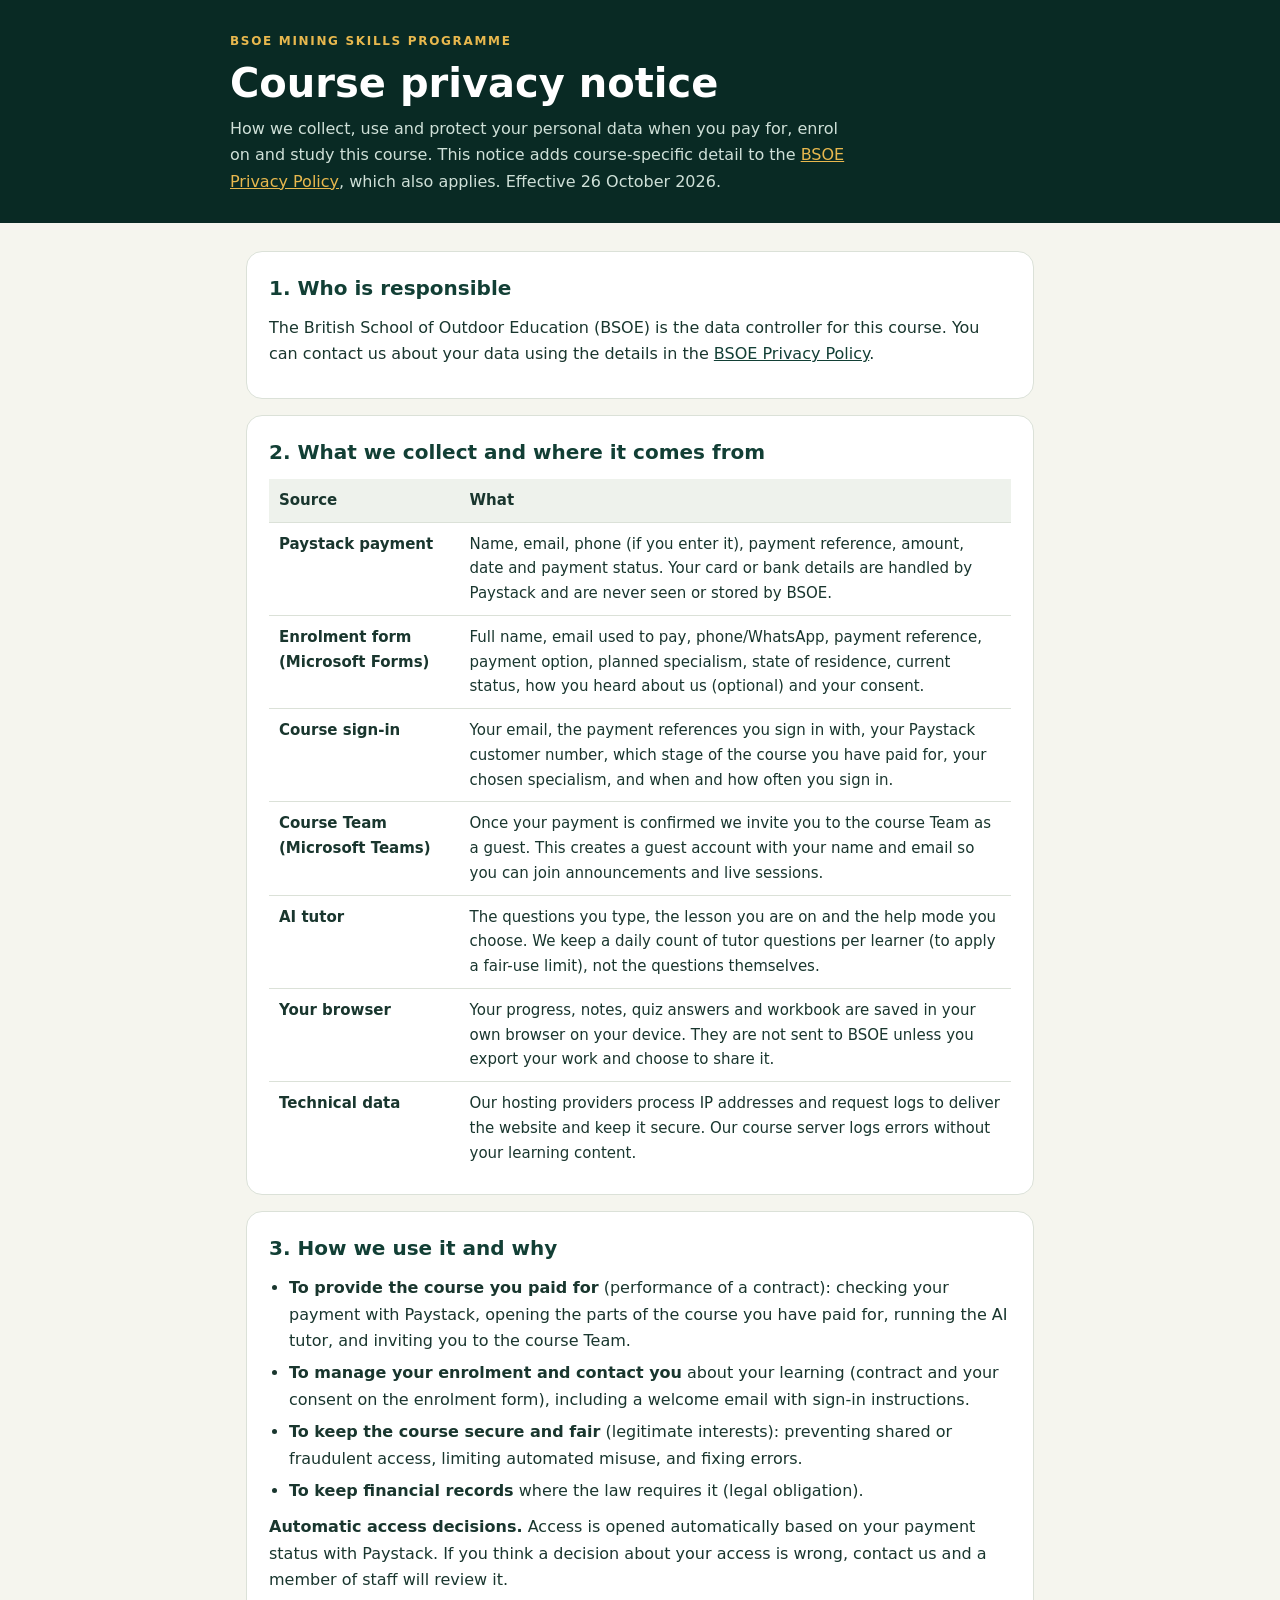
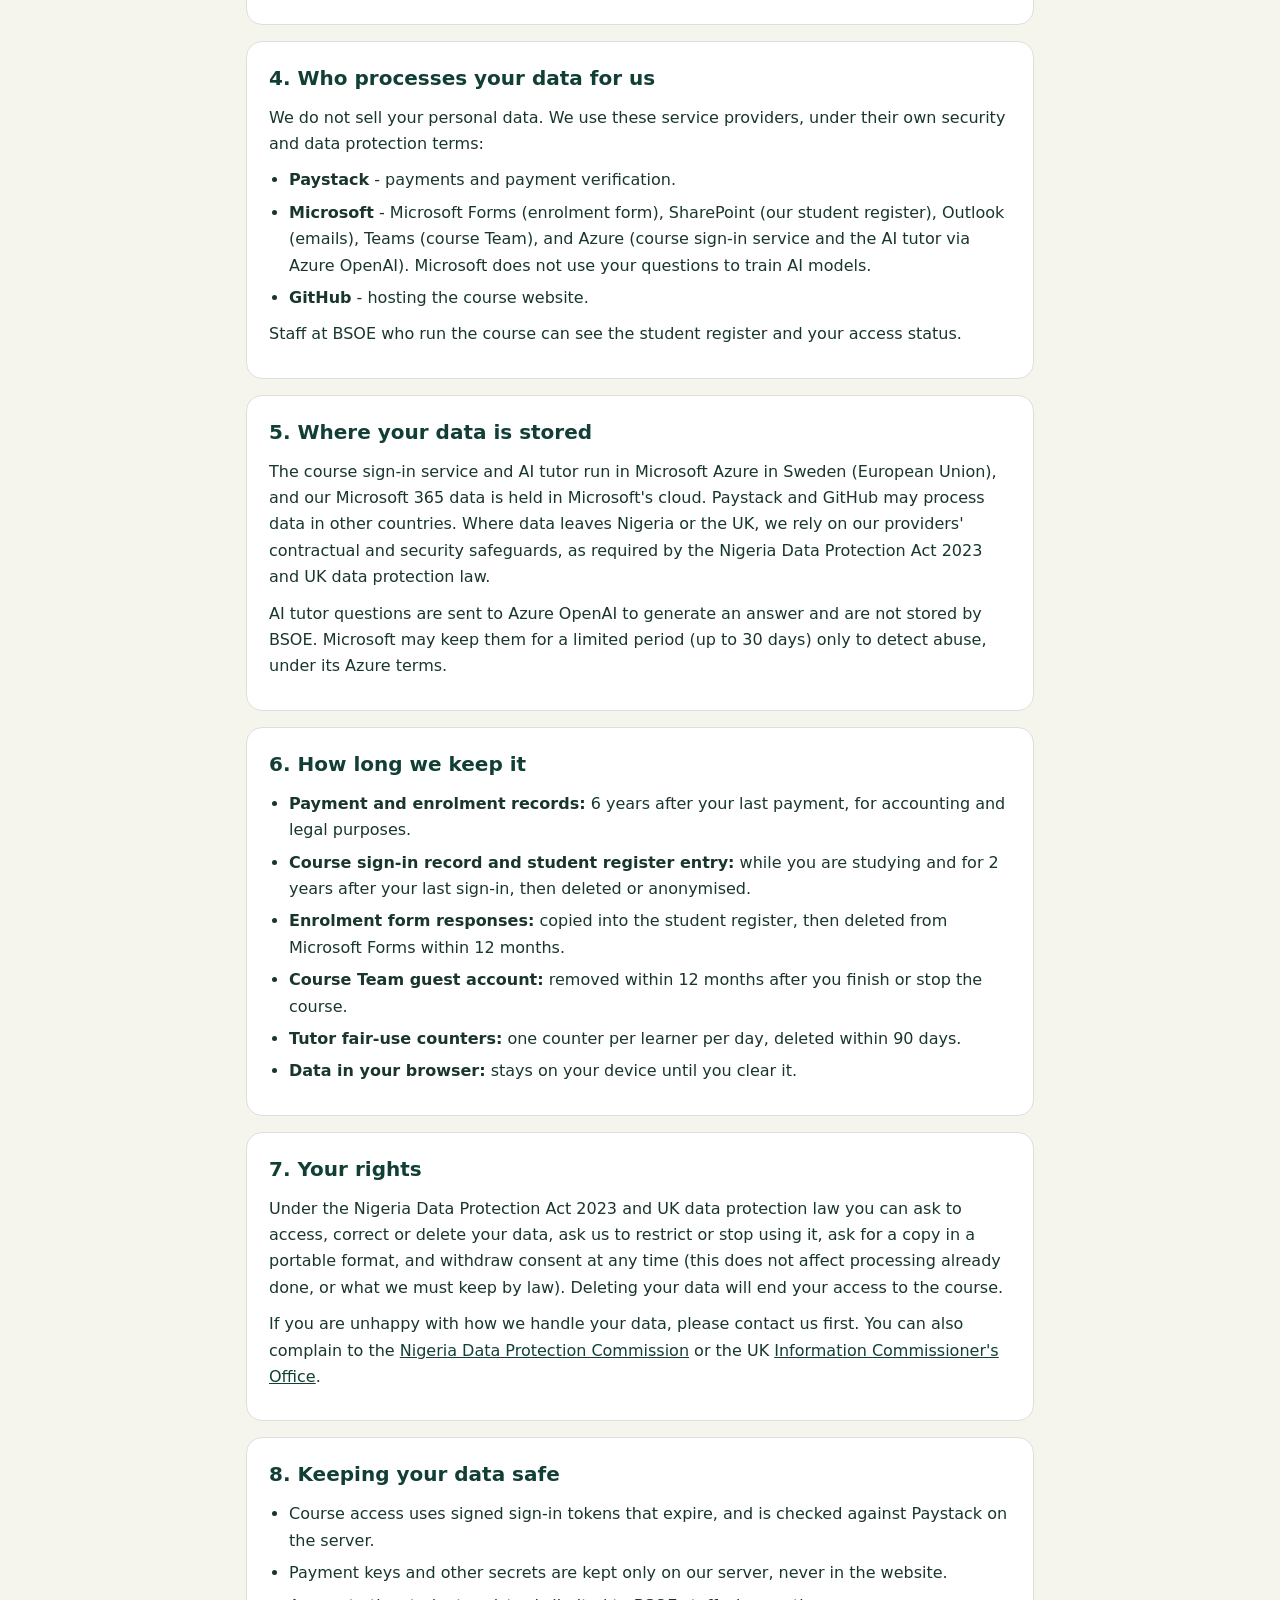
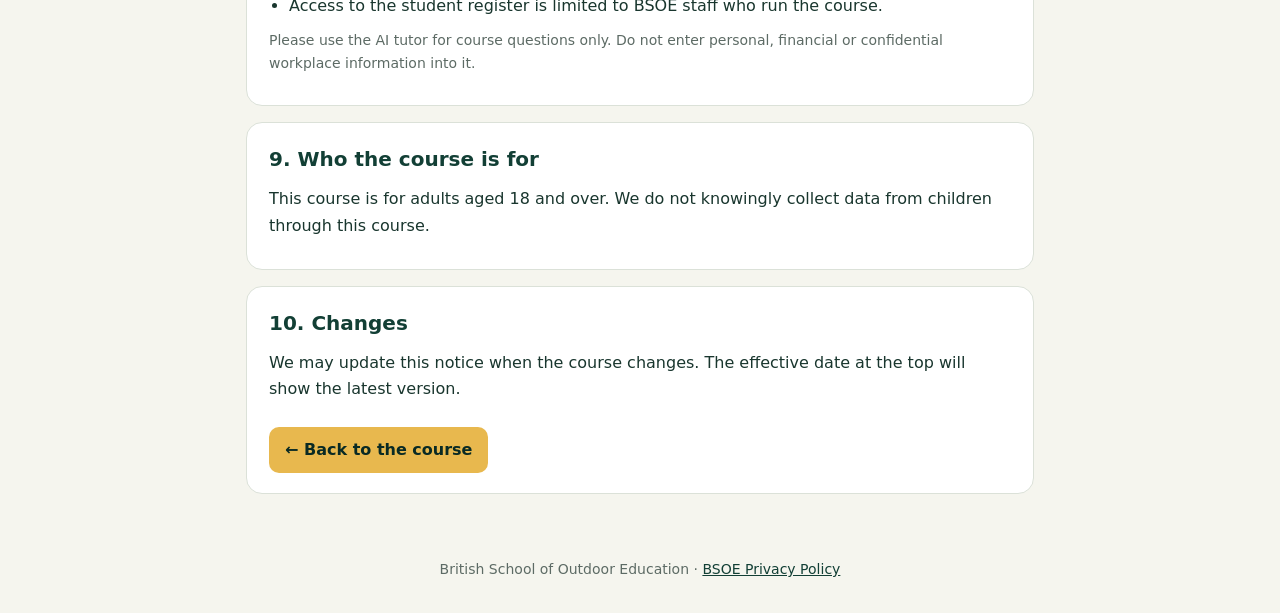
<file: privacy.html>
<!doctype html>
<html lang="en">
<head>
<meta charset="utf-8">
<meta name="viewport" content="width=device-width, initial-scale=1">
<title>Course Privacy Notice - BSOE Mining Skills Programme</title>
<meta name="description" content="How the BSOE Mining Skills Programme collects, uses and protects your personal data.">
<style>
:root{--green:#123f35;--dark:#092a24;--gold:#e8b84e;--paper:#f5f5ee;--ink:#19362e;--muted:#5d6b65;--line:#dbe1d8;--white:#fff}
*{box-sizing:border-box}
body{margin:0;background:var(--paper);color:var(--ink);font:16px/1.65 system-ui,-apple-system,"Segoe UI",sans-serif}
header{background:var(--dark);color:var(--white);padding:32px 16px 28px}
.wrap{max-width:820px;margin:0 auto}
.eyebrow{color:var(--gold);font-size:12px;font-weight:700;letter-spacing:.14em;text-transform:uppercase;margin:0 0 8px}
h1{font-size:clamp(28px,6vw,40px);line-height:1.15;margin:0 0 10px}
header p{margin:0;color:#cfe0d8;max-width:62ch}
header a{color:var(--gold)}
main{padding:28px 16px 48px}
section{background:var(--white);border:1px solid var(--line);border-radius:16px;padding:20px 22px;margin:0 0 16px}
h2{font-size:20px;margin:0 0 10px;color:var(--green)}
p{margin:0 0 10px}
ul{margin:0 0 10px;padding-left:20px}
li{margin:0 0 6px}
.table{overflow-x:auto}
table{width:100%;border-collapse:collapse;font-size:15px}
th,td{text-align:left;vertical-align:top;padding:9px 10px;border-top:1px solid var(--line)}
th{background:#eef2ec;font-weight:700;border-top:0}
td:first-child{font-weight:600;min-width:140px}
.note{color:var(--muted);font-size:14px}
a{color:var(--green)}
.back{display:inline-block;margin-top:14px;background:var(--gold);color:var(--dark);font-weight:700;text-decoration:none;padding:10px 16px;border-radius:10px}
footer{color:var(--muted);font-size:14px;text-align:center;padding:0 16px 32px}
@media (max-width:560px){section{padding:16px}td:first-child{min-width:110px}}
</style>
</head>
<body>
<header><div class="wrap">
 <p class="eyebrow">BSOE Mining Skills Programme</p>
 <h1>Course privacy notice</h1>
 <p>How we collect, use and protect your personal data when you pay for, enrol on and study this course. This notice adds course-specific detail to the
  <a href="https://bsoedu.org/privacy-policy">BSOE Privacy Policy</a>, which also applies. Effective 26 October 2026.</p>
</div></header>
<main class="wrap">

<section>
 <h2>1. Who is responsible</h2>
 <p>The British School of Outdoor Education (BSOE) is the data controller for this course. You can contact us about your data using the details in the
  <a href="https://bsoedu.org/privacy-policy">BSOE Privacy Policy</a>.</p>
</section>

<section>
 <h2>2. What we collect and where it comes from</h2>
 <div class="table"><table>
  <tr><th>Source</th><th>What</th></tr>
  <tr><td>Paystack payment</td><td>Name, email, phone (if you enter it), payment reference, amount, date and payment status. Your card or bank details are handled by Paystack and are never seen or stored by BSOE.</td></tr>
  <tr><td>Enrolment form (Microsoft Forms)</td><td>Full name, email used to pay, phone/WhatsApp, payment reference, payment option, planned specialism, state of residence, current status, how you heard about us (optional) and your consent.</td></tr>
  <tr><td>Course sign-in</td><td>Your email, the payment references you sign in with, your Paystack customer number, which stage of the course you have paid for, your chosen specialism, and when and how often you sign in.</td></tr>
  <tr><td>Course Team (Microsoft Teams)</td><td>Once your payment is confirmed we invite you to the course Team as a guest. This creates a guest account with your name and email so you can join announcements and live sessions.</td></tr>
  <tr><td>AI tutor</td><td>The questions you type, the lesson you are on and the help mode you choose. We keep a daily count of tutor questions per learner (to apply a fair-use limit), not the questions themselves.</td></tr>
  <tr><td>Your browser</td><td>Your progress, notes, quiz answers and workbook are saved in your own browser on your device. They are not sent to BSOE unless you export your work and choose to share it.</td></tr>
  <tr><td>Technical data</td><td>Our hosting providers process IP addresses and request logs to deliver the website and keep it secure. Our course server logs errors without your learning content.</td></tr>
 </table></div>
</section>

<section>
 <h2>3. How we use it and why</h2>
 <ul>
  <li><strong>To provide the course you paid for</strong> (performance of a contract): checking your payment with Paystack, opening the parts of the course you have paid for, running the AI tutor, and inviting you to the course Team.</li>
  <li><strong>To manage your enrolment and contact you</strong> about your learning (contract and your consent on the enrolment form), including a welcome email with sign-in instructions.</li>
  <li><strong>To keep the course secure and fair</strong> (legitimate interests): preventing shared or fraudulent access, limiting automated misuse, and fixing errors.</li>
  <li><strong>To keep financial records</strong> where the law requires it (legal obligation).</li>
 </ul>
 <p><strong>Automatic access decisions.</strong> Access is opened automatically based on your payment status with Paystack. If you think a decision about your access is wrong, contact us and a member of staff will review it.</p>
</section>

<section>
 <h2>4. Who processes your data for us</h2>
 <p>We do not sell your personal data. We use these service providers, under their own security and data protection terms:</p>
 <ul>
  <li><strong>Paystack</strong> - payments and payment verification.</li>
  <li><strong>Microsoft</strong> - Microsoft Forms (enrolment form), SharePoint (our student register), Outlook (emails), Teams (course Team), and Azure (course sign-in service and the AI tutor via Azure OpenAI). Microsoft does not use your questions to train AI models.</li>
  <li><strong>GitHub</strong> - hosting the course website.</li>
 </ul>
 <p>Staff at BSOE who run the course can see the student register and your access status.</p>
</section>

<section>
 <h2>5. Where your data is stored</h2>
 <p>The course sign-in service and AI tutor run in Microsoft Azure in Sweden (European Union), and our Microsoft 365 data is held in Microsoft's cloud. Paystack and GitHub may process data in other countries. Where data leaves Nigeria or the UK, we rely on our providers' contractual and security safeguards, as required by the Nigeria Data Protection Act 2023 and UK data protection law.</p>
 <p>AI tutor questions are sent to Azure OpenAI to generate an answer and are not stored by BSOE. Microsoft may keep them for a limited period (up to 30 days) only to detect abuse, under its Azure terms.</p>
</section>

<section>
 <h2>6. How long we keep it</h2>
 <ul>
  <li><strong>Payment and enrolment records:</strong> 6 years after your last payment, for accounting and legal purposes.</li>
  <li><strong>Course sign-in record and student register entry:</strong> while you are studying and for 2 years after your last sign-in, then deleted or anonymised.</li>
  <li><strong>Enrolment form responses:</strong> copied into the student register, then deleted from Microsoft Forms within 12 months.</li>
  <li><strong>Course Team guest account:</strong> removed within 12 months after you finish or stop the course.</li>
  <li><strong>Tutor fair-use counters:</strong> one counter per learner per day, deleted within 90 days.</li>
  <li><strong>Data in your browser:</strong> stays on your device until you clear it.</li>
 </ul>
</section>

<section>
 <h2>7. Your rights</h2>
 <p>Under the Nigeria Data Protection Act 2023 and UK data protection law you can ask to access, correct or delete your data, ask us to restrict or stop using it, ask for a copy in a portable format, and withdraw consent at any time (this does not affect processing already done, or what we must keep by law). Deleting your data will end your access to the course.</p>
 <p>If you are unhappy with how we handle your data, please contact us first. You can also complain to the <a href="https://ndpc.gov.ng">Nigeria Data Protection Commission</a> or the UK <a href="https://ico.org.uk">Information Commissioner's Office</a>.</p>
</section>

<section>
 <h2>8. Keeping your data safe</h2>
 <ul>
  <li>Course access uses signed sign-in tokens that expire, and is checked against Paystack on the server.</li>
  <li>Payment keys and other secrets are kept only on our server, never in the website.</li>
  <li>Access to the student register is limited to BSOE staff who run the course.</li>
 </ul>
 <p class="note">Please use the AI tutor for course questions only. Do not enter personal, financial or confidential workplace information into it.</p>
</section>

<section>
 <h2>9. Who the course is for</h2>
 <p>This course is for adults aged 18 and over. We do not knowingly collect data from children through this course.</p>
</section>

<section>
 <h2>10. Changes</h2>
 <p>We may update this notice when the course changes. The effective date at the top will show the latest version.</p>
 <a class="back" href="./">← Back to the course</a>
</section>

</main>
<footer>British School of Outdoor Education · <a href="https://bsoedu.org/privacy-policy">BSOE Privacy Policy</a></footer>
</body>
</html>
</file>
